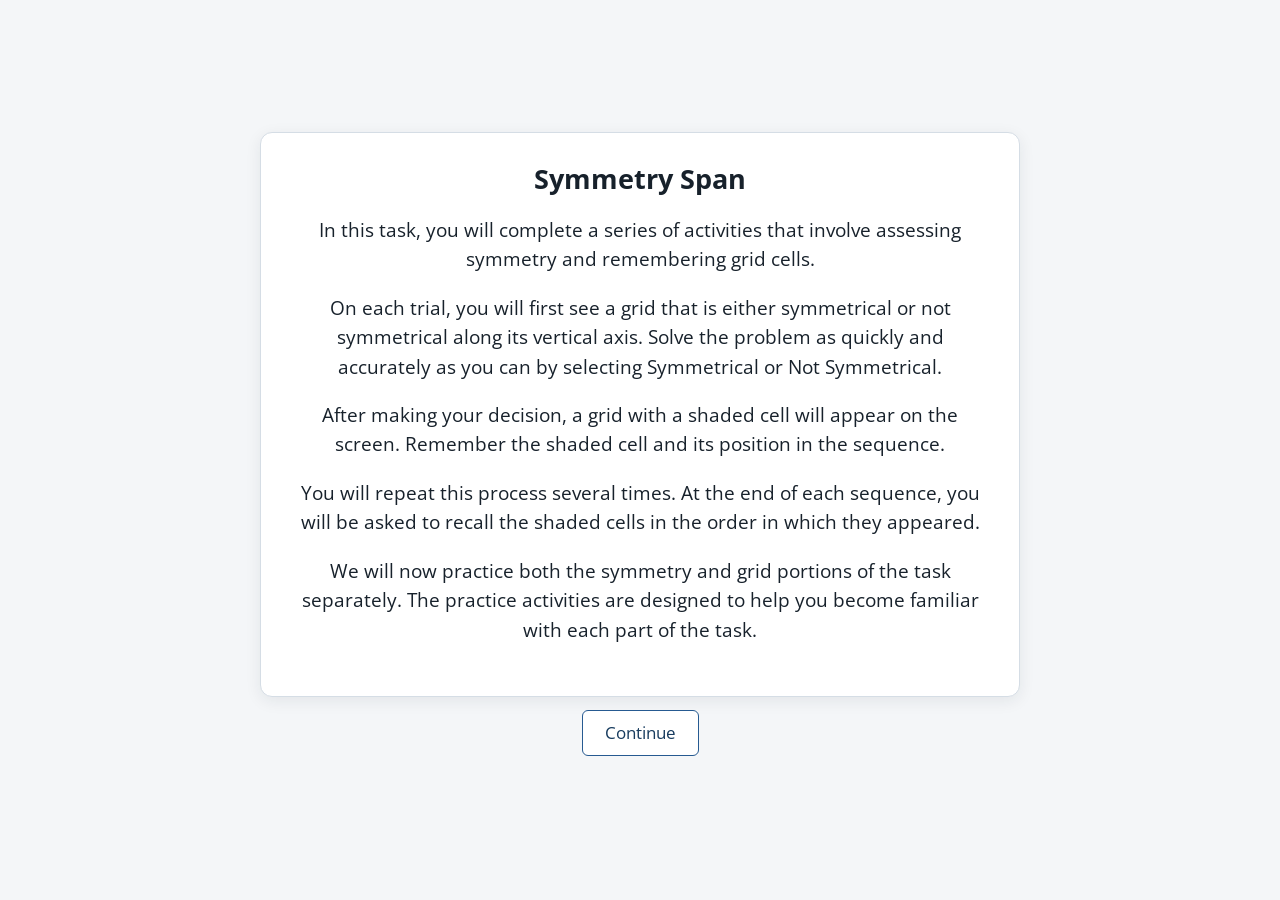
<file: index.html>
<!DOCTYPE html>
<html lang="en">

<head>

    <meta charset="UTF-8">
    <meta name="viewport" content="width=device-width, initial-scale=1">

    <title>Symmetry Span</title>

    <!-- jsPsych CSS -->
    <link href="jspsych/jspsych.css" rel="stylesheet">

    <!-- Your stylesheet -->
    <link href="style.css" rel="stylesheet">

</head>

<body>

    <!-- jsPsych -->
    <script src="jspsych/jspsych.js"></script>

    <!-- Plugins used by the task -->
    <script src="jspsych/plugin-html-button-response.js"></script>
    <script src="jspsych/plugin-html-keyboard-response.js"></script>

    <!-- Reusable task generation, rendering, and scoring -->
    <script src="modules/symmetrySpan.js"></script>

    <!-- Spatial recall module -->
    <script src="modules/recallGrid.js"></script>

    <!-- Main trials use only sequence lengths 2 through 5. -->
    <script>
        window.SYMMETRY_SPAN_CONFIG = Object.assign({}, window.SYMMETRY_SPAN_CONFIG || {}, {
            spans: [2, 3, 4, 5]
        });
    </script>

    <!-- Main experiment -->
    <script src="experiment.js?v=20261118T1200"></script>

    <!-- Practice feedback and participant-facing presentation adjustments -->
    <script src="modules/experimentPresentation.js?v=20261118T1201"></script>

</body>

</html>
</file>
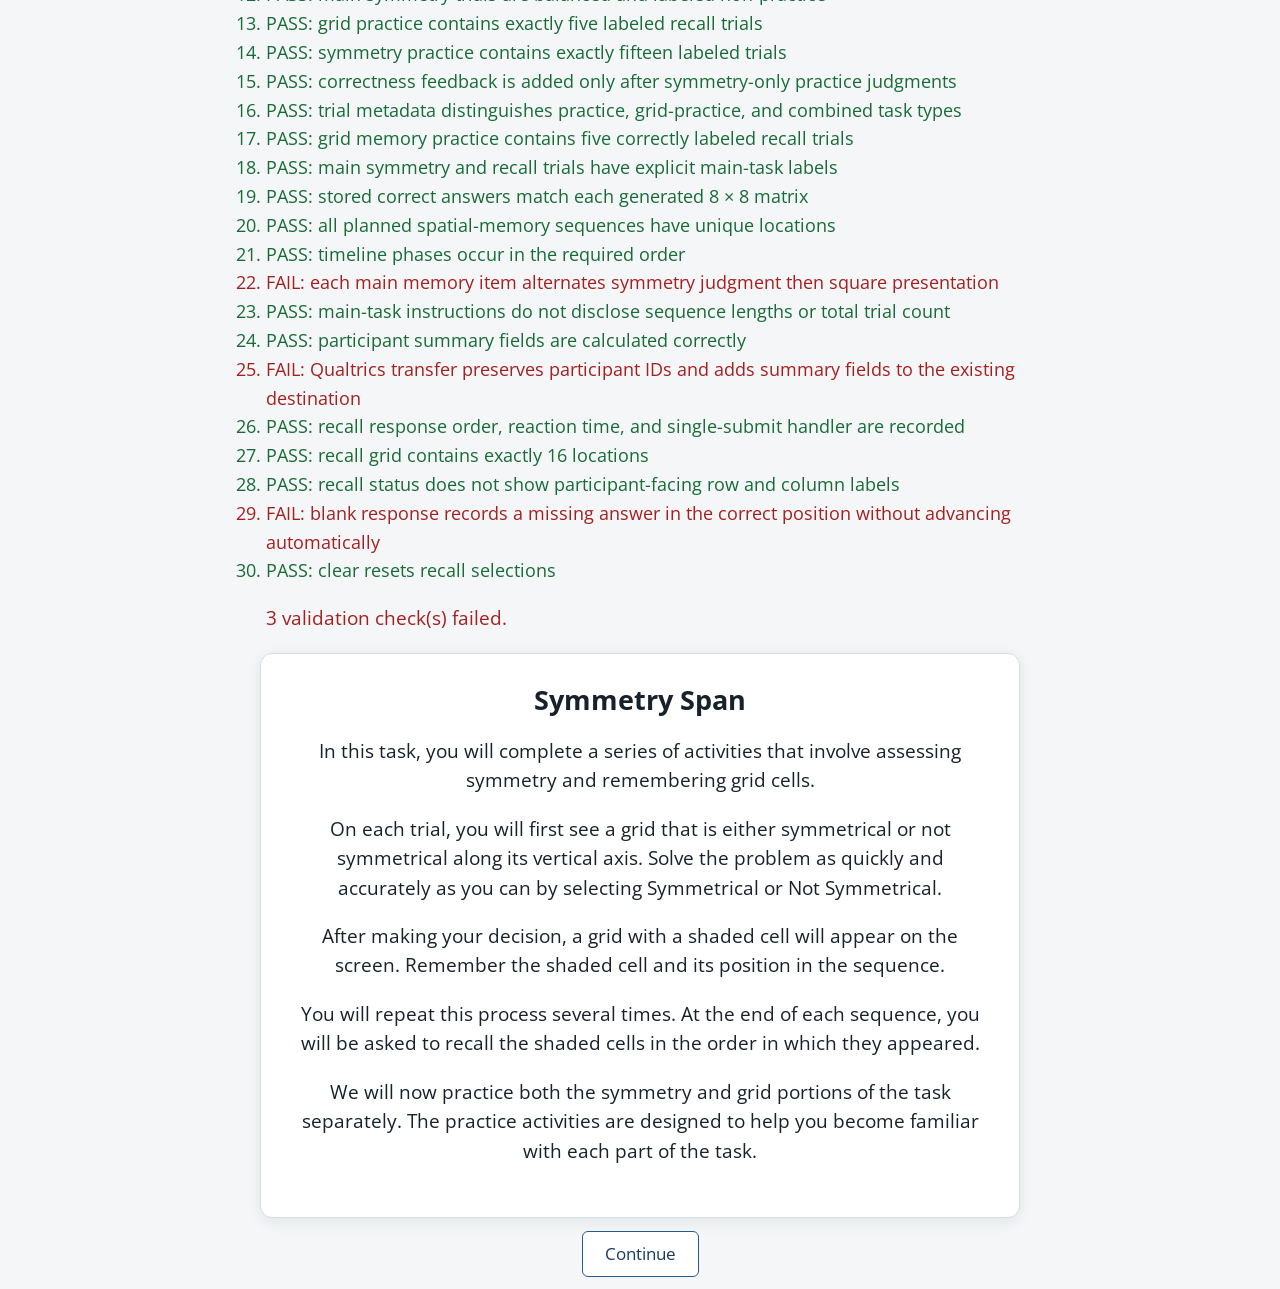
<file: tests/validation.html>
<!DOCTYPE html>
<html lang="en">
<head>
  <meta charset="UTF-8">
  <meta name="viewport" content="width=device-width, initial-scale=1">
  <title>Symmetry Span validation</title>
  <link href="../jspsych/jspsych.css" rel="stylesheet">
  <link href="../style.css" rel="stylesheet">
</head>
<body>
  <main>
    <h1>Symmetry Span validation</h1>
    <ol id="validation-results" aria-live="polite"></ol>
    <div id="validation-grid-mount" hidden></div>
  </main>
  <script>
    window.SYMMETRY_SPAN_CONFIG = {
      spans: [2, 2],
      repetitionsPerSpan: 1,
      combinedPracticeTrials: 1,
      stimulusDuration: 1,
      interStimulusInterval: 0,
      qualtricsReturnUrl: ""
    };
  </script>
  <script src="../jspsych/jspsych.js"></script>
  <script src="../jspsych/plugin-html-button-response.js"></script>
  <script src="../jspsych/plugin-html-keyboard-response.js"></script>
  <script src="../modules/symmetrySpan.js"></script>
  <script src="../modules/recallGrid.js"></script>
  <script src="../experiment.js"></script>
  <script src="../modules/experimentPresentation.js"></script>
  <script src="validation.js"></script>
</body>
</html>
</file>
<file: style.css>
* {
  box-sizing: border-box;
}

body {
  min-height: 100vh;
  margin: 0;
  padding: 24px;
  display: flex;
  justify-content: center;
  align-items: center;
  background: #f4f6f8;
  color: #17212b;
  font-family: Arial, Helvetica, sans-serif;
}

.jspsych-display-element {
  width: 100% !important;
  max-width: 860px !important;
  margin: 0 auto !important;
  padding: 16px !important;
}

.jspsych-content {
  width: 100%;
  max-width: 820px;
  font-family: inherit;
}

.instruction-panel,
.task-panel,
.recall-panel,
.feedback-panel {
  width: min(100%, 760px);
  margin: 0 auto;
  padding: clamp(18px, 4vw, 32px);
  border: 1px solid #d5dde5;
  border-radius: 12px;
  background: #fff;
  text-align: center;
  box-shadow: 0 4px 16px rgb(24 39 56 / 8%);
}

h1,
h2 {
  margin-top: 0;
}

p {
  font-size: clamp(16px, 2.2vw, 19px);
  line-height: 1.55;
}

.instructions {
  margin: 12px auto 24px;
}

.symmetry-grid {
  display: grid;
  grid-template-columns: repeat(8, minmax(0, 1fr));
  width: min(76vw, 440px);
  aspect-ratio: 1;
  margin: 20px auto 28px;
  border: 2px solid #253546;
  background: #fff;
}

.symmetry-cell {
  border: 1px solid #9ba8b5;
  background: #fff;
}

.symmetry-cell.is-filled {
  background: #263746;
}

.memory-stimulus-grid,
.recall-grid {
  display: grid;
  grid-template-columns: repeat(4, minmax(0, 1fr));
  width: min(72vw, 340px);
  aspect-ratio: 1;
  margin: 24px auto;
  border: 2px solid #253546;
}

.memory-stimulus-cell,
.recall-cell {
  min-width: 0;
  min-height: 0;
  border: 1px solid #9ba8b5;
  background: #fff;
}

.memory-stimulus-cell.is-highlighted {
  background: #d62828;
}

.recall-cell {
  padding: 0;
  color: #fff;
  font-size: clamp(18px, 5vw, 28px);
  font-weight: 700;
  cursor: pointer;
}

.recall-cell:hover:not(:disabled) {
  background: #e7f0fa;
}

.recall-cell.is-selected {
  background: #d62828;
}

.recall-cell:disabled {
  cursor: default;
}

.recall-cell.is-selected:disabled {
  opacity: 1;
}

.recall-cell:focus-visible,
button:focus-visible,
.jspsych-btn:focus-visible {
  outline: 3px solid #f0a500;
  outline-offset: 2px;
}

.response-string {
  min-height: 1.8em;
  margin: 16px 0;
  font-size: 18px;
  font-weight: 600;
}

.button-row,
.jspsych-html-button-response-button-container {
  display: flex !important;
  flex-wrap: wrap;
  justify-content: center !important;
  gap: 12px;
  margin: 20px auto 0;
}

button,
.jspsych-btn {
  text-decoration: none;
  min-height: 44px;
  padding: 10px 22px;
  border: 1px solid #265a91;
  border-radius: 6px;
  background: #fff;
  color: #173b5e;
  font-size: 17px;
  cursor: pointer;
}

button:hover:not(:disabled),
.jspsych-btn:hover {
  background: #eaf2fa;
}

button:disabled {
  opacity: 0.48;
  cursor: not-allowed;
}

.validation-pass {
  color: #176b36;
}

.validation-fail {
  color: #a51f1f;
}

@media (max-width: 520px) {
  body {
    padding: 10px;
  }

  .jspsych-display-element {
    padding: 4px !important;
  }

  .symmetry-grid {
    width: min(88vw, 380px);
  }

  .memory-stimulus-grid,
  .recall-grid {
    width: min(82vw, 320px);
  }
}
</file>
